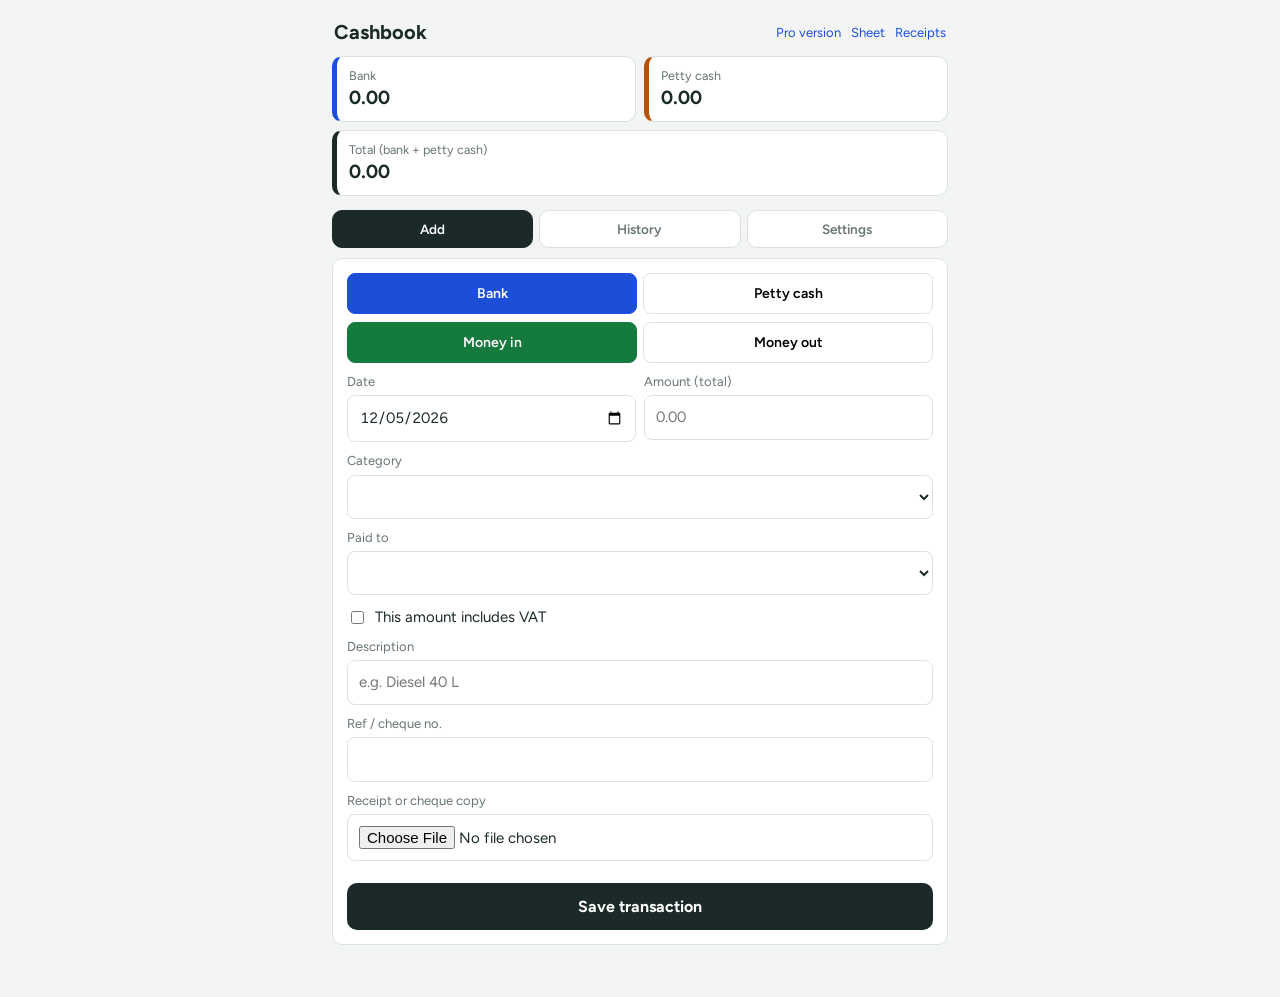
<file: public/assets/aistudio/Index_cf4d0001.html>
<!DOCTYPE html>
<html>
<head>
<base target="_top">
<meta name="viewport" content="width=device-width, initial-scale=1">
<link href="https://fonts.googleapis.com/css2?family=Figtree:wght@400;600;700&display=swap" rel="stylesheet">
<style>
:root{--bg:#f2f5f3;--card:#fff;--ink:#1b2a28;--mute:#67766f;--line:#dbe3de;--bank:#1d4ed8;--petty:#b45309;--in:#157a3d;--out:#b42318;--r:10px}
*{box-sizing:border-box}
body{margin:0;background:var(--bg);color:var(--ink);font:15px/1.4 Figtree,system-ui,sans-serif;font-variant-numeric:tabular-nums;padding-bottom:40px}
.wrap{max-width:640px;margin:0 auto;padding:12px}
header{display:flex;justify-content:space-between;align-items:center;padding:6px 2px 10px;gap:8px}
h1{font-size:20px;margin:0}h2{font-size:16px;margin:0 0 4px}
header span{text-align:right}header a{color:var(--bank);font-size:13px;text-decoration:none;margin-left:10px}
.bal{display:grid;grid-template-columns:1fr 1fr;gap:8px}
.b{background:var(--card);border:1px solid var(--line);border-left-width:5px;border-radius:var(--r);padding:10px 12px}
.b small{color:var(--mute);display:block}.b strong{font-size:19px}
.b.bank{border-left-color:var(--bank)}.b.petty{border-left-color:var(--petty)}
.b.total{grid-column:1/3;border-left-color:var(--ink)}
.tabs{display:flex;gap:6px;margin:14px 0 10px}
.tabs button{flex:1;padding:10px 4px;border:1px solid var(--line);background:var(--card);border-radius:var(--r);font:600 13.5px Figtree,sans-serif;color:var(--mute)}
.tabs button.on{background:var(--ink);color:#fff;border-color:var(--ink)}
.card{background:var(--card);border:1px solid var(--line);border-radius:var(--r);padding:14px}
label{display:block;font-size:13px;color:var(--mute);margin:10px 0 4px}
input,select,textarea{width:100%;padding:11px;border:1px solid var(--line);border-radius:8px;font:inherit;background:#fff;color:var(--ink)}
textarea{min-height:60px;resize:vertical}
.seg{display:flex;gap:6px}
.seg button{flex:1;padding:11px;border:1px solid var(--line);background:#fff;border-radius:8px;font:600 14px Figtree,sans-serif}
.seg .bank.on{background:var(--bank);color:#fff;border-color:var(--bank)}
.seg .petty.on{background:var(--petty);color:#fff;border-color:var(--petty)}
.seg .in.on{background:var(--in);color:#fff;border-color:var(--in)}
.seg .out.on{background:var(--out);color:#fff;border-color:var(--out)}
.seg .on:not(.bank):not(.petty):not(.in):not(.out){background:var(--ink);color:#fff;border-color:var(--ink)}
.row{display:flex;gap:8px}.row>*{flex:1;min-width:0}
.chk{display:flex;align-items:center;gap:8px;margin-top:12px;font-size:15px;color:var(--ink)}
.chk input{width:auto}
.save{width:100%;margin-top:16px;padding:14px;background:var(--ink);color:#fff;border:0;border-radius:var(--r);font:700 16px Figtree,sans-serif}
.save:disabled{opacity:.5}
.ghost{width:100%;margin-top:10px;padding:11px;background:#fff;color:var(--ink);border:1px dashed var(--mute);border-radius:var(--r);font:600 14px Figtree,sans-serif}
.vatnote,.hint{font-size:13px;color:var(--mute);margin-top:6px}
.editbar{background:#fff7e0;border:1px solid #ecd28a;border-radius:8px;padding:8px 10px;margin-bottom:10px;display:flex;justify-content:space-between;align-items:center;font-size:14px}
.editbar button{background:none;border:0;color:var(--bank);font:600 14px Figtree,sans-serif}
.sum{font-size:13.5px;color:var(--mute);margin:0 2px 8px}.sum b{color:var(--ink)}
.tx{background:var(--card);border:1px solid var(--line);border-radius:var(--r);padding:10px 12px;margin-bottom:8px;display:flex;gap:10px;align-items:flex-start}
.tx .l{flex:1;min-width:0}.tx .d{font-weight:600;overflow-wrap:anywhere}
.tx .m{font-size:12.5px;color:var(--mute)}
.tx .a{text-align:right;font-weight:700;white-space:nowrap}.a.in{color:var(--in)}.a.out{color:var(--out)}
.tag{display:inline-block;font-size:11.5px;padding:1px 7px;border-radius:99px;color:#fff;margin-right:4px}
.tag.bank{background:var(--bank)}.tag.petty{background:var(--petty)}.tag.cat{background:#e6efe9;color:var(--ink)}
.acts{margin-top:4px}.acts a,.acts button{font-size:13px;margin-right:14px;color:var(--bank);text-decoration:none;background:none;border:0;padding:0;font-family:inherit;cursor:pointer}
.acts .del,.rm{color:var(--out)!important}
.empty{text-align:center;color:var(--mute);padding:30px 10px}
.cat{border:1px solid var(--line);border-radius:8px;padding:10px;margin-top:10px}
.rm{background:none;border:0;font:600 13px Figtree,sans-serif;padding:6px 0;cursor:pointer}
#toast{position:fixed;left:50%;bottom:20px;transform:translateX(-50%);background:var(--ink);color:#fff;padding:10px 16px;border-radius:99px;font-size:14px;opacity:0;transition:opacity .2s;pointer-events:none;z-index:9}
#toast.show{opacity:1}
.hide{display:none}
/*PRO_CSS*/
</style>
</head>
<body>
<div class="wrap">
  <header><h1 id="ttl">Cashbook</h1><span><a id="verLink" href="#">Pro version</a><a id="sheetLink" target="_blank">Sheet</a><a id="folderLink" target="_blank">Receipts</a></span></header>
  <!--PRO_ALERT-->
  <div class="bal">
    <div class="b bank"><small>Bank</small><strong id="bBank">0.00</strong></div>
    <div class="b petty"><small>Petty cash</small><strong id="bPetty">0.00</strong></div>
    <div class="b total"><small>Total (bank + petty cash)</small><strong id="bTotal">0.00</strong></div>
  </div>

  <div class="tabs" id="tabs">
    <button data-tab="add" class="on">Add</button>
    <button data-tab="list">History</button>
    <!--PRO_TABS-->
    <button data-tab="set">Settings</button>
  </div>

  <!-- ADD / EDIT -->
  <div class="panel card" data-panel="add">
    <div id="editBar" class="editbar hide"><span>Editing a transaction</span><button onclick="cancelEdit()">Cancel</button></div>
    <div class="seg" id="segAcc"><button class="bank on" data-v="Bank">Bank</button><button class="petty" data-v="Petty Cash">Petty cash</button></div>
    <div class="seg" id="segType" style="margin-top:8px"><button class="in on" data-v="In">Money in</button><button class="out" data-v="Out">Money out</button></div>
    <div class="row">
      <div><label>Date</label><input type="date" id="date"></div>
      <div><label>Amount (total)</label><input type="number" id="amt" inputmode="decimal" step="0.01" min="0" placeholder="0.00" oninput="vatCalc()"></div>
    </div>
    <label>Category</label><select id="cat" onchange="catChange()"></select>
    <label id="pLabel">Paid to</label>
    <select id="pSel" onchange="pSelChange()"></select>
    <input id="party" class="hide" style="margin-top:6px">
    <label class="chk"><input type="checkbox" id="vatOn" onchange="vatCalc()"> This amount includes VAT</label>
    <div id="vatBox" class="hide"><div class="row"><div><label>VAT %</label><input type="number" id="vatRate" step="0.01" min="0" oninput="vatCalc()"></div><div><label>VAT amount</label><input id="vatAmt" readonly></div></div><div class="vatnote" id="vatNote"></div></div>
    <label>Description</label><input id="desc" placeholder="e.g. Diesel 40 L">
    <label>Ref / cheque no.</label><input id="ref">
    <label>Receipt or cheque copy</label>
    <input type="file" id="file" accept="image/*,application/pdf">
    <div class="hint" id="rcpHint"></div>
    <button class="save" id="saveBtn" onclick="save()">Save transaction</button>
  </div>

  <!-- HISTORY -->
  <div class="panel hide" data-panel="list">
    <div class="row" style="margin-bottom:8px">
      <select id="fAcc" onchange="renderList()"><option value="">All accounts</option><option>Bank</option><option>Petty Cash</option></select>
      <select id="fCat" onchange="renderList()"></select>
    </div>
    <div class="row" style="margin-bottom:8px">
      <input type="month" id="fMon" onchange="renderList()">
      <input id="fQ" placeholder="Search" oninput="renderList()">
    </div>
    <!--PRO_FILTERS-->
    <div class="sum" id="sum"></div>
    <div id="list"></div>
  </div>

  <!--PRO_PANELS-->

  <!-- SETTINGS -->
  <div class="panel hide" data-panel="set">
    <div class="card">
      <h2>Opening balances and VAT</h2>
      <label>Bank opening balance</label><input type="number" id="sBank" step="0.01">
      <label>Petty cash opening balance</label><input type="number" id="sPetty" step="0.01">
      <label>Default VAT %</label><input type="number" id="sVat" step="0.01">
      <!--PRO_SETFIELDS-->
      <button class="save" onclick="saveSet()">Save settings</button>
    </div>
    <div class="card" style="margin-top:12px">
      <h2>Categories</h2>
      <div class="hint">Each category has its own field, such as Vehicle number or Paid to. Add saved choices separated by commas to get a dropdown. Names you type while adding a transaction are saved here automatically.</div>
      <div id="catEd"></div>
      <button class="ghost" onclick="addCat()">+ Add category</button>
      <button class="save" onclick="saveCats()">Save categories</button>
      <button class="ghost" onclick="importLists()">Import lists from the "Import" tab in the Sheet</button>
    </div>
  </div>
</div>
<datalist id="labels"><option>Paid to</option><option>Received from</option><option>Vehicle number</option><option>Driver</option><option>Supplier</option><option>Employee</option><option>Customer</option></datalist>
<div id="toast"></div>

<script>
const PRO=false;
let D={rows:[],cats:[],bankOpen:0,pettyOpen:0,vat:5,low:0,appUrl:''}, acc='Bank', type='In', CE=[], editId=null, editUrl='', BAL={bank:0,petty:0};
const $=id=>document.getElementById(id);
const esc=s=>String(s==null?'':s).replace(/[&<>"]/g,c=>({'&':'&amp;','<':'&lt;','>':'&gt;','"':'&quot;'}[c]));
const fmt=n=>(+n||0).toLocaleString(undefined,{minimumFractionDigits:2,maximumFractionDigits:2});
function toast(m){const t=$('toast');t.textContent=m;t.classList.add('show');setTimeout(()=>t.classList.remove('show'),2400);}
function tab(n){
  document.querySelectorAll('.panel').forEach(p=>p.classList.toggle('hide',p.dataset.panel!==n));
  document.querySelectorAll('#tabs button').forEach(b=>b.classList.toggle('on',b.dataset.tab===n));
  if(n==='set'){$('sBank').value=D.bankOpen;$('sPetty').value=D.pettyOpen;$('sVat').value=D.vat;CE=D.cats.map(c=>({name:c.name,label:c.label,options:c.options.join(', ')}));renderCE();}
  if(window.onTab)onTab(n);
}
$('tabs').onclick=e=>{const b=e.target.closest('button');if(b)tab(b.dataset.tab);};
function setSeg(id,v){[...$(id).children].forEach(b=>b.classList.toggle('on',b.dataset.v===v));}
function seg(id,cb){$(id).onclick=e=>{const b=e.target.closest('button');if(!b)return;setSeg(id,b.dataset.v);cb(b.dataset.v);};}
seg('segAcc',v=>acc=v);seg('segType',v=>type=v);
function today(){const d=new Date();return d.getFullYear()+'-'+String(d.getMonth()+1).padStart(2,'0')+'-'+String(d.getDate()).padStart(2,'0');}
function vatCalc(){
  const on=$('vatOn').checked;$('vatBox').classList.toggle('hide',!on);
  if(!on)return;
  if(!$('vatRate').value)$('vatRate').value=D.vat||5;
  const t=+$('amt').value||0,r=+$('vatRate').value||0,v=r?t*r/(100+r):0;
  $('vatAmt').value=fmt(v);$('vatNote').textContent='Net '+fmt(t-v)+' + VAT '+fmt(v)+' = '+fmt(t);
}
/* Category and its dependent field */
function curCat(){return D.cats.find(c=>c.name===$('cat').value)||{name:'',label:'Paid to',options:[]};}
function catChange(){
  const c=curCat(),s=$('pSel');$('pLabel').textContent=c.label;
  if(c.options.length){
    s.innerHTML='<option value="">Select '+esc(c.label.toLowerCase())+'</option>'+c.options.filter(o=>o.toLowerCase()!=='other').map(o=>`<option>${esc(o)}</option>`).join('')+'<option value="__m">Other</option>';
    s.classList.remove('hide');$('party').classList.add('hide');
  }else{s.innerHTML='';s.classList.add('hide');$('party').classList.remove('hide');}
  $('party').value='';$('party').placeholder='Enter '+c.label.toLowerCase();
}
function pSelChange(){const m=$('pSel').value==='__m';$('party').classList.toggle('hide',!m);if(m)$('party').focus();}
function partyVal(){return $('pSel').classList.contains('hide')||$('pSel').value==='__m'?$('party').value.trim():$('pSel').value;}
function setParty(v){
  const s=$('pSel');
  if(s.classList.contains('hide')){$('party').value=v||'';return;}
  if(!v){s.value='';return;}
  if([...s.options].some(o=>o.value===v)){s.value=v;$('party').classList.add('hide');}
  else{s.value='__m';$('party').classList.remove('hide');$('party').value=v;}
}
function fillCats(){
  const keep=$('cat').value,keepF=$('fCat').value,list=D.cats.filter(c=>c.name!=='Transfer');
  $('cat').innerHTML=list.map(c=>`<option>${esc(c.name)}</option>`).join('');
  if(keep&&list.some(c=>c.name===keep))$('cat').value=keep;
  $('fCat').innerHTML='<option value="">All categories</option>'+list.map(c=>`<option>${esc(c.name)}</option>`).join('')+(PRO?'<option>Transfer</option>':'');
  $('fCat').value=keepF;
  if(editId===null)catChange();
}
function load(d){
  D=d;$('sheetLink').href=d.sheetUrl;$('folderLink').href=d.folderUrl;
  $('verLink').href=PRO?d.appUrl:d.appUrl+'?v=pro';$('verLink').textContent=PRO?'Basic version':'Pro version';$('ttl').textContent=PRO?'Cashbook Pro':'Cashbook';
  let b=d.bankOpen,p=d.pettyOpen;
  d.rows.forEach(r=>{const s=r.type==='In'?r.total:-r.total;if(r.account==='Bank')b+=s;else p+=s;});
  BAL={bank:b,petty:p};
  $('bBank').textContent=fmt(b);$('bPetty').textContent=fmt(p);$('bTotal').textContent=fmt(b+p);
  if(!$('vatRate').value)$('vatRate').value=d.vat||5;
  fillCats();renderList();
  if(window.afterLoad)afterLoad(d);
}
function renderList(){
  const a=$('fAcc').value,c=$('fCat').value,m=$('fMon').value,q=$('fQ').value.toLowerCase();
  const rows=D.rows.filter(r=>(!a||r.account===a)&&(!c||r.category===c)&&(!m||r.date.slice(0,7)===m)
    &&(!q||(r.desc+' '+r.party+' '+r.ref+' '+r.category).toLowerCase().includes(q))&&(!window.extraFilter||extraFilter(r)))
    .sort((x,y)=>y.date.localeCompare(x.date)||(y.id>x.id?1:-1));
  let i=0,o=0;rows.forEach(r=>{if(r.category==='Transfer')return;if(r.type==='In')i+=r.total;else o+=r.total;});
  $('sum').innerHTML=`${rows.length} entries · In <b>${fmt(i)}</b> · Out <b>${fmt(o)}</b> · Net <b>${fmt(i-o)}</b>`;
  $('list').innerHTML=rows.length?rows.map(r=>`<div class="tx"><div class="l"><div class="d">${esc(r.desc)||esc(r.category)||'(no description)'}</div>
  <div class="m"><span class="tag ${r.account==='Bank'?'bank':'petty'}">${esc(r.account)}</span>${r.category?`<span class="tag cat">${esc(r.category)}</span>`:''}${esc(r.date)}</div>
  ${r.party?`<div class="m">${esc(r.field||'Name')}: <b>${esc(r.party)}</b>${r.ref?' · Ref '+esc(r.ref):''}</div>`:(r.ref?`<div class="m">Ref ${esc(r.ref)}</div>`:'')}
  ${r.vat?`<div class="m">VAT ${fmt(r.vat)} (${r.vatRate}%) · Net ${fmt(r.net)}</div>`:''}
  <div class="acts">${r.url?`<a href="${esc(r.url)}" target="_blank">View receipt</a>`:''}${r.category!=='Transfer'?`<button onclick="editTx('${esc(r.id)}')">Edit</button>`:''}<button class="del" onclick="del('${esc(r.id)}')">Delete</button></div></div>
  <div class="a ${r.type==='In'?'in':'out'}">${r.type==='In'?'+':'−'}${fmt(r.total)}</div></div>`).join(''):'<div class="empty">No transactions found.</div>';
}
function prep(f){return new Promise(res=>{
  if(!f)return res(null);
  const rd=new FileReader();
  rd.onload=()=>{
    if(!f.type.startsWith('image/'))return res({name:f.name,mime:f.type,data:rd.result.split(',')[1]});
    const im=new Image();
    im.onload=()=>{const k=Math.min(1,1600/Math.max(im.width,im.height)),c=document.createElement('canvas');c.width=im.width*k;c.height=im.height*k;c.getContext('2d').drawImage(im,0,0,c.width,c.height);
      res({name:f.name.replace(/\.\w+$/,'')+'.jpg',mime:'image/jpeg',data:c.toDataURL('image/jpeg',.8).split(',')[1]});};
    im.src=rd.result;};
  rd.readAsDataURL(f);});}
async function save(){
  const amt=+$('amt').value;
  if(!amt||amt<=0)return toast('Enter an amount');
  if(!$('date').value)return toast('Pick a date');
  const c=curCat();
  const o={date:$('date').value,account:acc,type:type,total:amt,vatRate:$('vatOn').checked?+$('vatRate').value||0:0,desc:$('desc').value,
    party:partyVal(),ref:$('ref').value,category:c.name,field:c.label,id:editId,keepUrl:editUrl};
  if(window.preSave&&!preSave(o))return;
  const btn=$('saveBtn'),was=editId;btn.disabled=true;btn.textContent='Saving...';
  o.file=await prep($('file').files[0]);
  const done=()=>{btn.disabled=false;btn.textContent=editId?'Update transaction':'Save transaction';};
  google.script.run.withSuccessHandler(d=>{cancelEdit();load(d);done();toast(was?'Updated':'Saved');if(was)tab('list');})
    .withFailureHandler(e=>{done();toast('Error: '+e.message);}).saveTx(o);
}
function editTx(id){
  const r=D.rows.find(x=>x.id===id);if(!r)return;
  editId=id;editUrl=r.url||'';acc=r.account;type=r.type;setSeg('segAcc',acc);setSeg('segType',type);
  $('date').value=r.date;$('amt').value=r.total;$('desc').value=r.desc;$('ref').value=r.ref;
  $('vatOn').checked=r.vat>0;if(r.vat>0)$('vatRate').value=r.vatRate;
  if(D.cats.some(c=>c.name===r.category))$('cat').value=r.category;
  catChange();setParty(r.party);vatCalc();
  $('file').value='';$('editBar').classList.remove('hide');$('saveBtn').textContent='Update transaction';
  $('rcpHint').textContent=editUrl?'A receipt is attached. Choose a file only to replace it.':'';
  tab('add');window.scrollTo(0,0);
}
function cancelEdit(){
  editId=null;editUrl='';['amt','desc','ref','file'].forEach(i=>$(i).value='');
  $('editBar').classList.add('hide');$('saveBtn').textContent='Save transaction';$('rcpHint').textContent='';
  catChange();vatCalc();
}
function del(id){if(!confirm('Delete this entry? Receipt files stay in Drive.'))return;google.script.run.withSuccessHandler(d=>{load(d);toast('Deleted');}).deleteTx(id);}
function saveSet(){google.script.run.withSuccessHandler(d=>{load(d);toast('Settings saved');}).saveSettings($('sBank').value,$('sPetty').value,$('sVat').value,$('sLow')?$('sLow').value:D.low);}
function renderCE(){
  $('catEd').innerHTML=CE.map((c,i)=>`<div class="cat">
    <div class="row"><div><label>Category name</label><input value="${esc(c.name)}" oninput="CE[${i}].name=this.value"></div>
    <div><label>Field label</label><input list="labels" value="${esc(c.label)}" oninput="CE[${i}].label=this.value"></div></div>
    <label>Saved choices (comma separated; empty = type manually)</label>
    <textarea oninput="CE[${i}].options=this.value">${esc(c.options)}</textarea>
    <button class="rm" onclick="CE.splice(${i},1);renderCE()">Remove category</button></div>`).join('');
}
function addCat(){CE.push({name:'',label:'Paid to',options:''});renderCE();}
function saveCats(){google.script.run.withSuccessHandler(d=>{load(d);tab('set');toast('Categories saved');}).saveCategories(CE);}
function importLists(){if(!confirm('Replace categories with the lists in the Import tab?'))return;
  google.script.run.withSuccessHandler(d=>{load(d);tab('set');toast('Lists imported');}).withFailureHandler(e=>toast(e.message)).importLists();}
//PRO_JS
$('date').value=today();
google.script.run.withSuccessHandler(load).withFailureHandler(e=>toast('Error: '+e.message)).getData();
</script>
</body>
</html>
</file>
